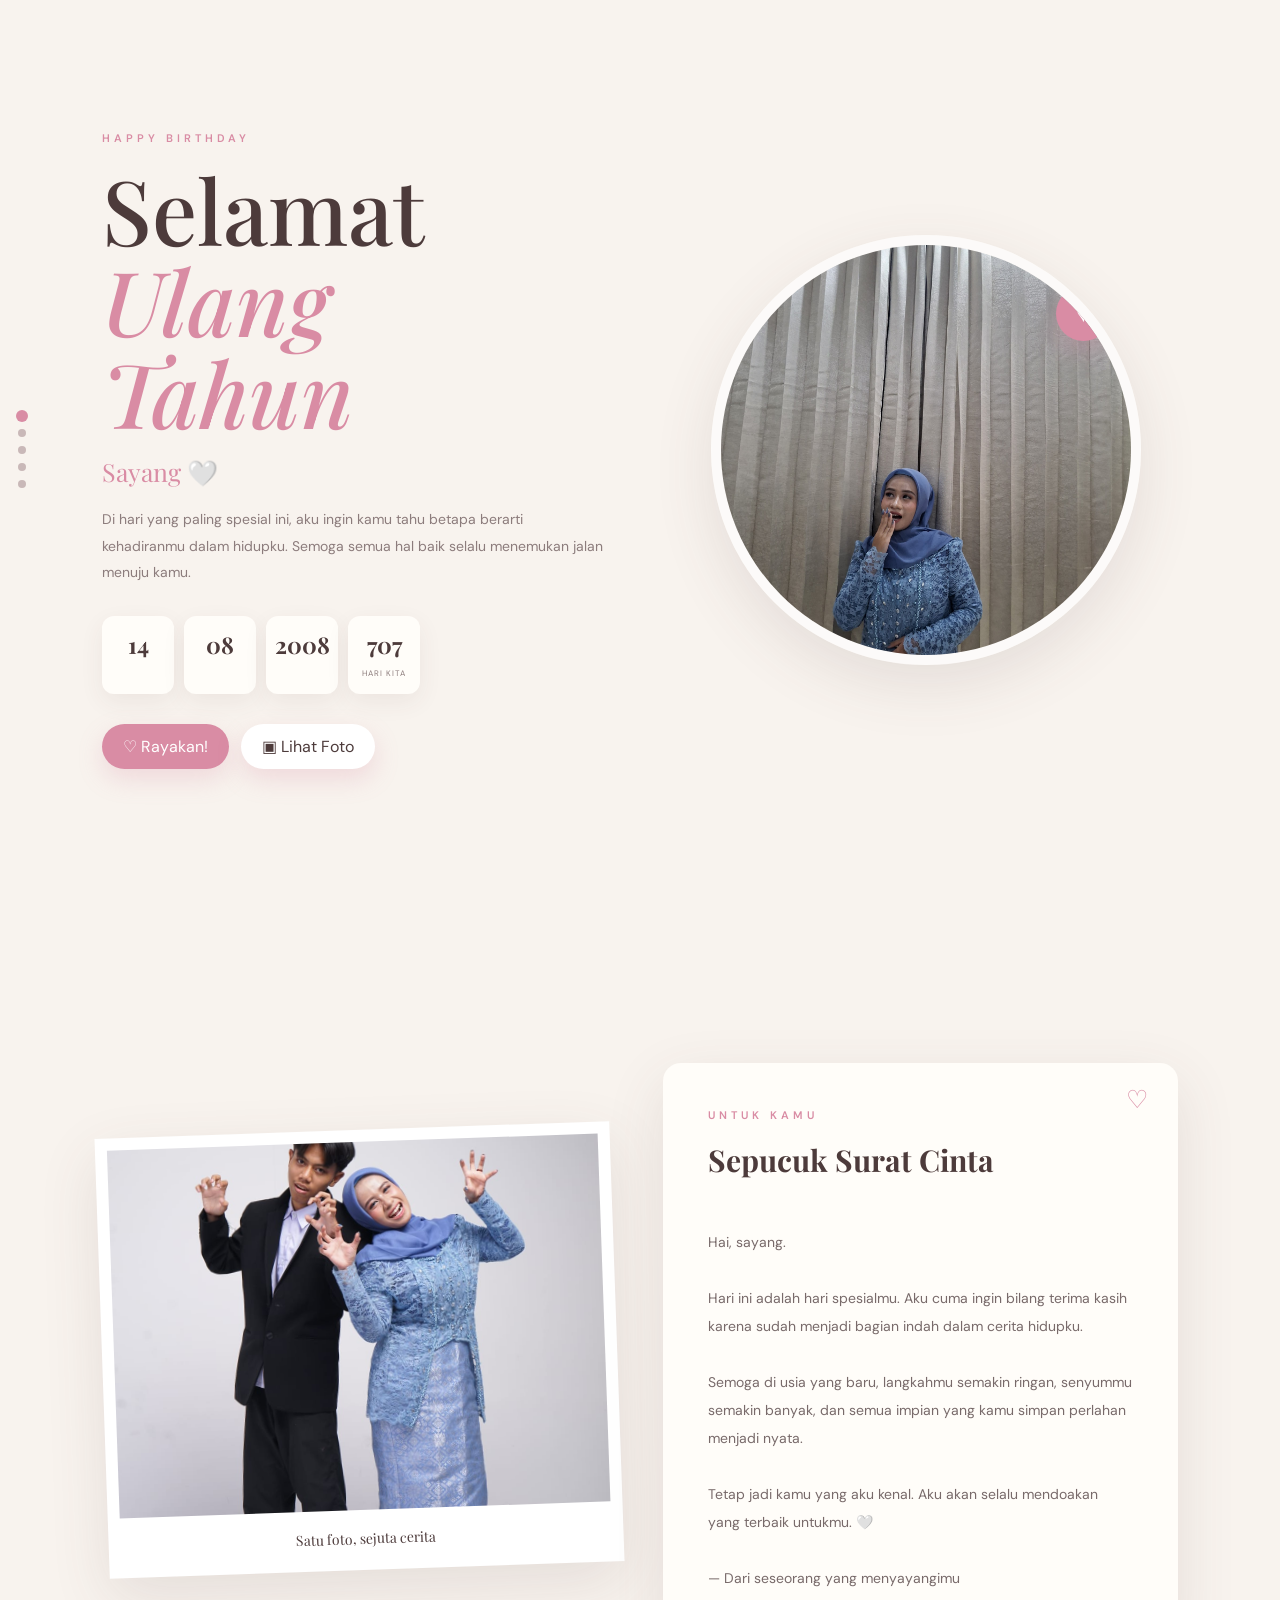
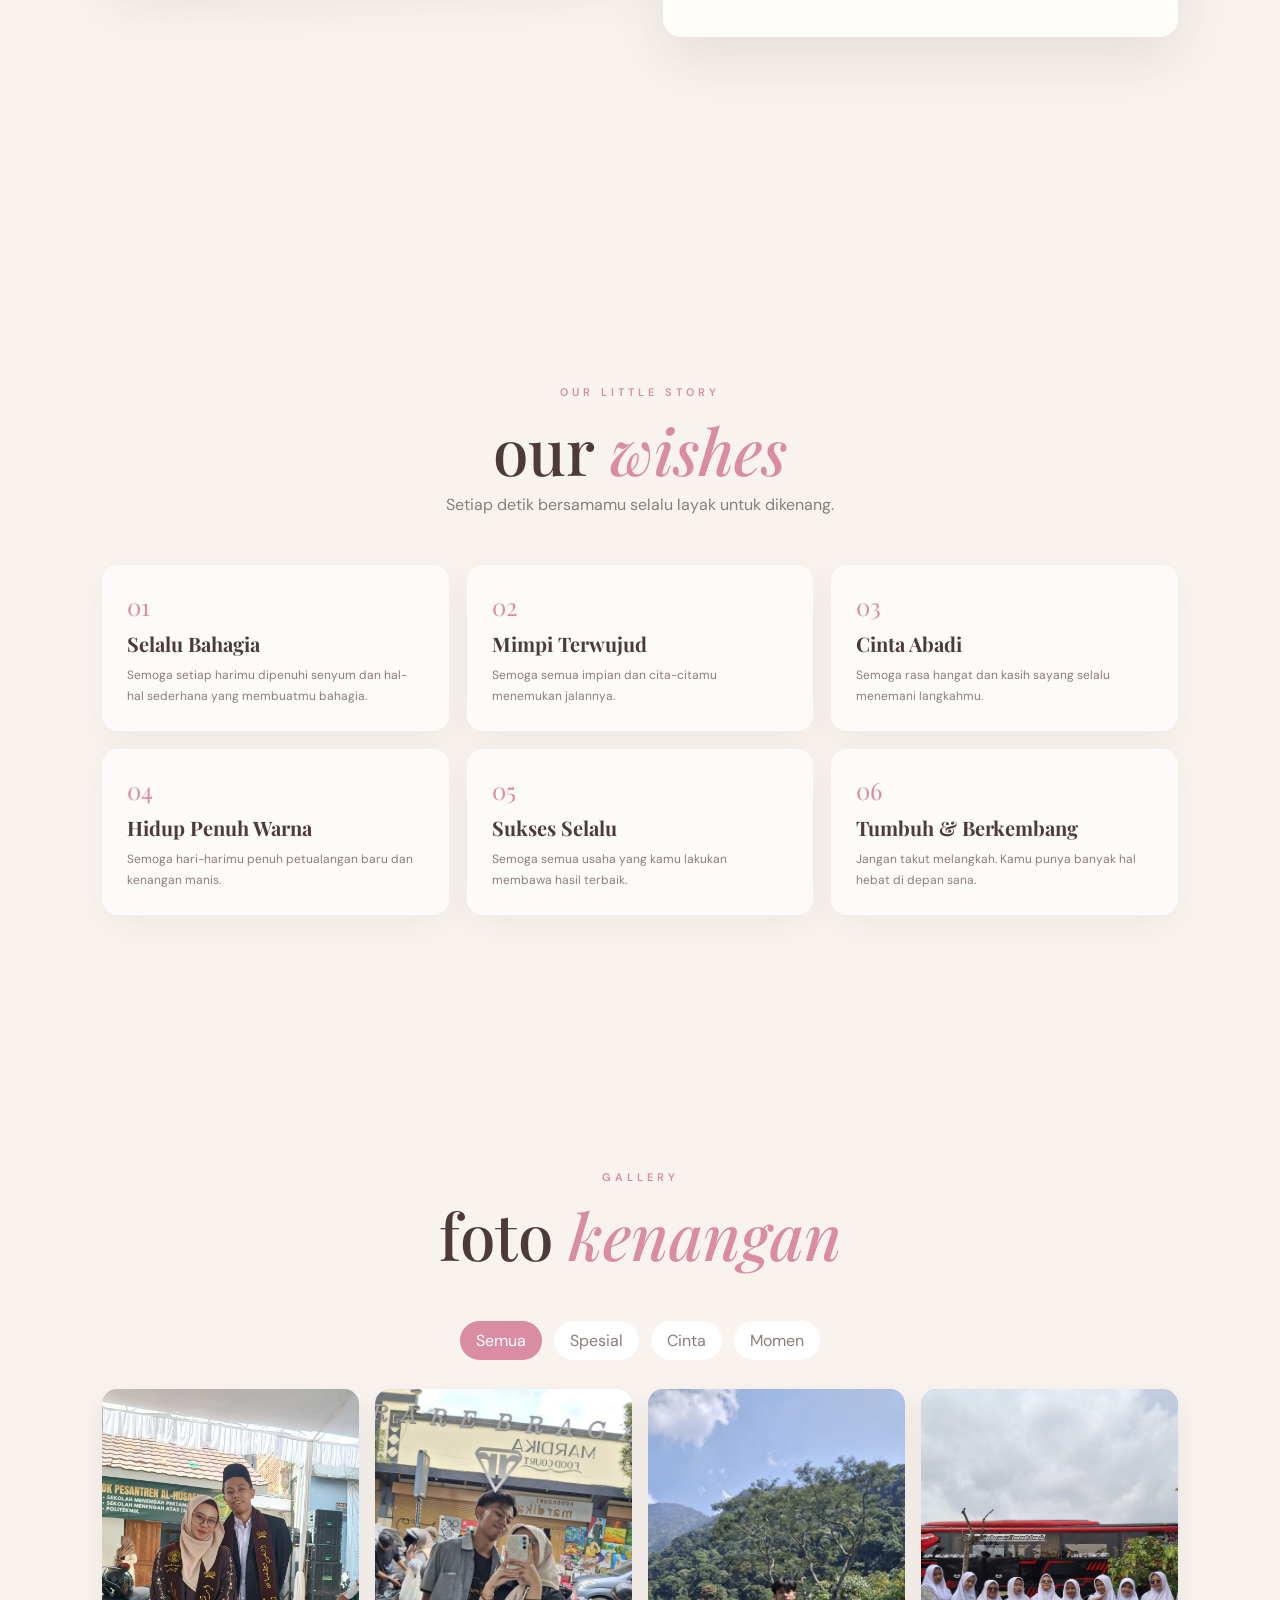
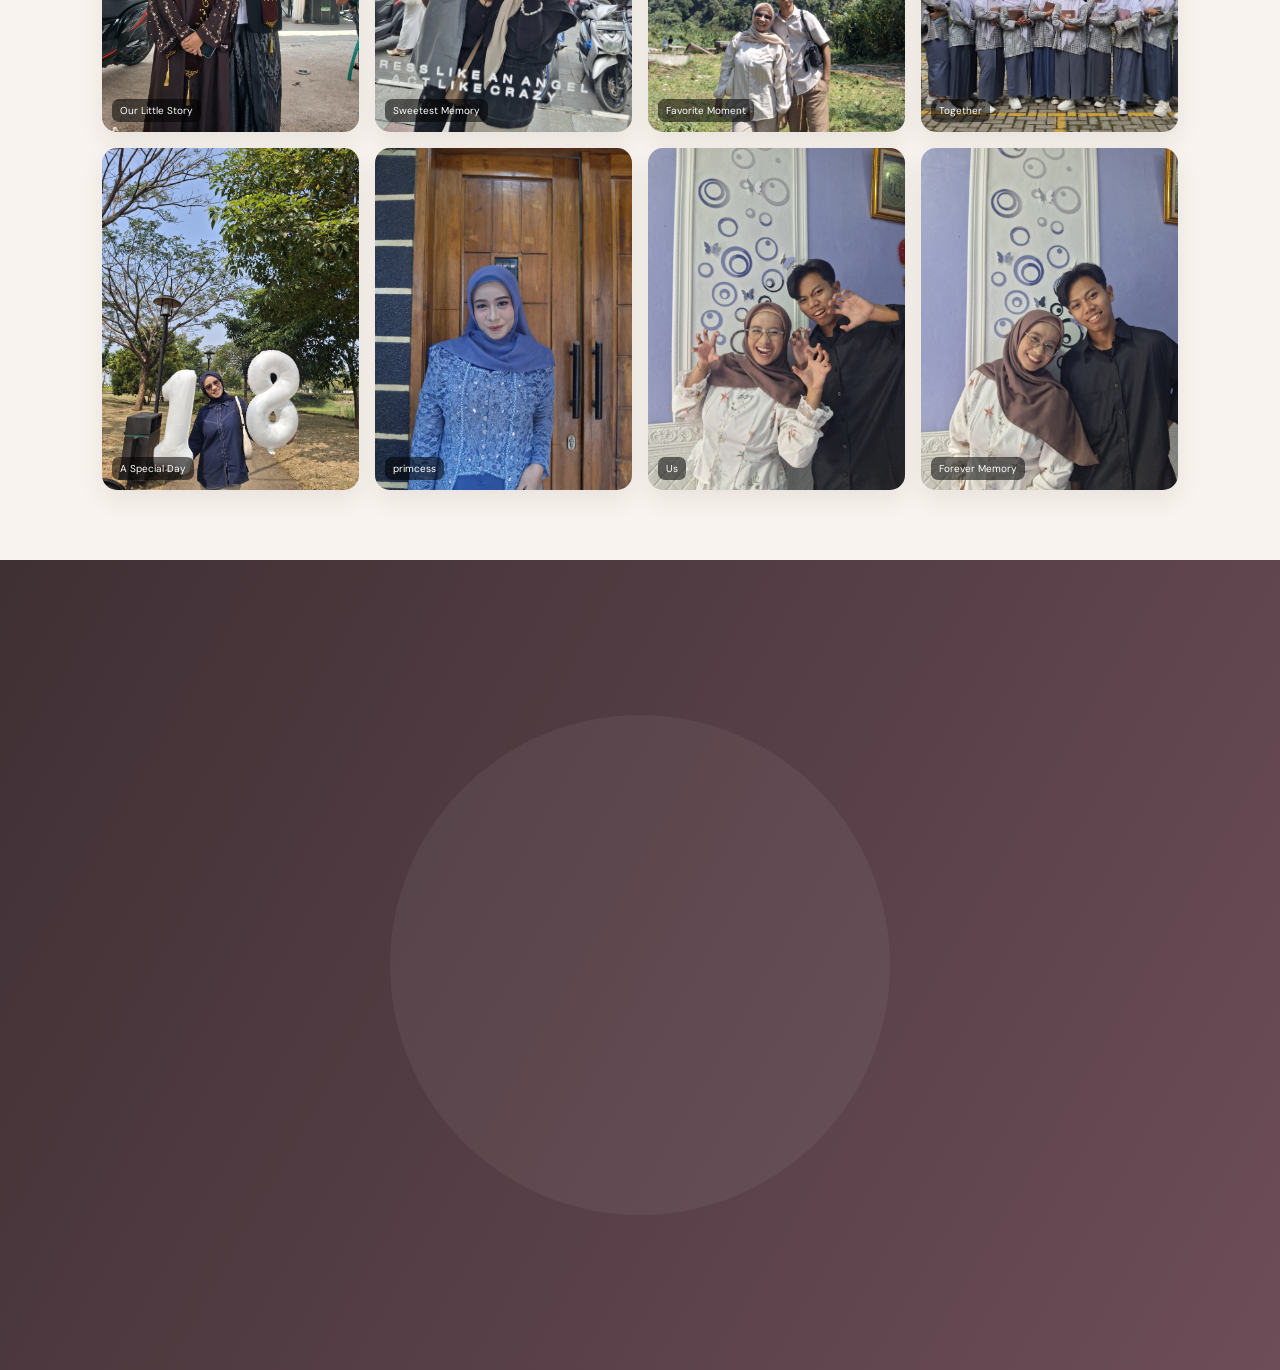
<file: index.html>
<!DOCTYPE html>
<html lang="id">
<head>
  <meta charset="UTF-8">
  <meta name="viewport" content="width=device-width, initial-scale=1.0">
  <title>Selamat Ulang Tahun, Sayang 🤍</title>
  <link rel="stylesheet" href="style3.css">
</head>
<body>

  <audio id="music" autoplay loop>
    <source
  src="leave-me-here-alone.mp3"
  type="audio/mprg">
</audio>



  <!-- Navigasi titik -->
  <nav class="dots">
    <a class="dot active" href="#home"></a>
    <a class="dot" href="#letter"></a>
    <a class="dot" href="#moments"></a>
    <a class="dot" href="#gallery"></a>
    <a class="dot" href="#end"></a>
  </nav>

  <!-- HERO -->
  <section class="page hero" id="home">
    <div class="reveal">
      <div class="eyebrow">Happy Birthday</div>
      <h1>Selamat<br><em>Ulang Tahun</em></h1>
      <div class="subtitle">Sayang 🤍</div>

      <p class="desc">
        Di hari yang paling spesial ini, aku ingin kamu tahu betapa berarti
        kehadiranmu dalam hidupku. Semoga semua hal baik selalu menemukan
        jalan menuju kamu.
      </p>

      <div class="date-row">
        <div class="date-box"><b>14</b><small></small></div>
        <div class="date-box"><b>08</b><small></small></div>
        <div class="date-box"><b>2008</b><small></small></div>
        <div class="date-box"><b>707</b><small>Hari Kita</small></div>
      </div>

      <div class="btns">
        <a class="btn" href="#letter">♡ Rayakan!</a>
        <a class="btn secondary" href="#gallery">▣ Lihat Foto</a>
      </div>
    </div>

    <div class="hero-photo reveal">
      <img id="heroImg"
           src="images/foto utama.jpg"
           alt="Foto utama">
      <div class="heart">♥</div>
    </div>
  </section>

  <!-- SURAT -->
  <section class="page" id="letter">
    <div class="split reveal">
      <div class="polaroid">
        <img id="letterImg"
             src="images/sejuta_cerita.jpg"
             alt="Foto surat">
        <div class="caption">Satu foto, sejuta cerita</div>
      </div>

      <div class="letter">
        <div class="eyebrow">Untuk kamu</div>
        <h3>Sepucuk Surat Cinta</h3>

        <p>
Hai, sayang.

Hari ini adalah hari spesialmu. Aku cuma ingin bilang terima kasih karena sudah menjadi bagian indah dalam cerita hidupku.

Semoga di usia yang baru, langkahmu semakin ringan, senyummu semakin banyak, dan semua impian yang kamu simpan perlahan menjadi nyata.

Tetap jadi kamu yang aku kenal. Aku akan selalu mendoakan yang terbaik untukmu. 🤍

— Dari seseorang yang menyayangimu
        </p>
      </div>
    </div>
  </section>

  <!-- MOMEN -->
  <section class="page" id="moments">
    <div class="content-width">
      <div class="section-title reveal">
        <div class="eyebrow">Our Little Story</div>
        <h2>our <em>wishes</em></h2>
        <p>Setiap detik bersamamu selalu layak untuk dikenang.</p>
      </div>

      <div class="cards">
        <article class="card reveal">
          <span class="num">01</span>
          <h3>Selalu Bahagia</h3>
          <p>Semoga setiap harimu dipenuhi senyum dan hal-hal sederhana yang membuatmu bahagia.</p>
        </article>

        <article class="card reveal">
          <span class="num">02</span>
          <h3>Mimpi Terwujud</h3>
          <p>Semoga semua impian dan cita-citamu menemukan jalannya.</p>
        </article>

        <article class="card reveal">
          <span class="num">03</span>
          <h3>Cinta Abadi</h3>
          <p>Semoga rasa hangat dan kasih sayang selalu menemani langkahmu.</p>
        </article>

        <article class="card reveal">
          <span class="num">04</span>
          <h3>Hidup Penuh Warna</h3>
          <p>Semoga hari-harimu penuh petualangan baru dan kenangan manis.</p>
        </article>

        <article class="card reveal">
          <span class="num">05</span>
          <h3>Sukses Selalu</h3>
          <p>Semoga semua usaha yang kamu lakukan membawa hasil terbaik.</p>
        </article>

        <article class="card reveal">
          <span class="num">06</span>
          <h3>Tumbuh & Berkembang</h3>
          <p>Jangan takut melangkah. Kamu punya banyak hal hebat di depan sana.</p>
        </article>
      </div>
    </div>
  </section>

  <!-- GALERI -->
  <section class="page" id="gallery">
    <div class="gallery-wrap">
      <div class="section-title reveal">
        <div class="eyebrow">Gallery</div>
        <h2>foto <em>kenangan</em></h2>
        <p></p>
      </div>

      <div class="filters">
        <button class="filter active">Semua</button>
        <button class="filter">Spesial</button>
        <button class="filter">Cinta</button>
        <button class="filter">Momen</button>
      </div>

      <div class="gallery" id="galleryGrid"></div>


    </div>
  </section>









  <!-- PENUTUP -->
  <section class="page final" id="end">
    <div class="final-content reveal">
      <div class="eyebrow light">One More Thing</div>
      <h2>Selamat Ulang Tahun,<br><em>Sayang!</em></h2>

      <p>
        Semoga hari ini menjadi awal dari lebih banyak cerita indah,
        tawa, dan kebahagiaan. Terima kasih sudah hadir. 🤍
      </p>

      <a class="btn" href="project.html">surprise</a>
    </div>
  </section>

  
  
  
  <!-- Modal foto -->
  <div class="modal" id="modal">
    <button class="close" id="close">×</button>
    <img id="modalImg" alt="Foto besar">
  </div>

  <script src="script.js"></script>
</body>
</html>
</file>
<file: style3.css>
@import url('https://fonts.googleapis.com/css2?family=DM+Sans:wght@400;500;600&family=Playfair+Display:ital,wght@0,500;0,600;1,500;1,600&display=swap');

:root {
  --cream: #f8f3ee;
  --paper: #fffdf9;
  --pink: #d98ca4;
  --pink2: #efc6d2;
  --brown: #4d3b3b;
  --muted: #8c7c7c;
  --shadow: 0 20px 60px rgba(91,64,64,.12);
}

* {
  box-sizing: border-box;
  margin: 0;
  padding: 0;
}

html {
  scroll-behavior: smooth;
}

body {
  font-family: "DM Sans", sans-serif;
  background: var(--cream);
  color: var(--brown);
  overflow-x: hidden;
}

button {
  font: inherit;
  border: 0;
  cursor: pointer;
}

a {
  text-decoration: none;
}

.page {
  min-height: 100vh;
  padding: 70px 8vw;
  position: relative;
  display: flex;
  align-items: center;
}

/* HERO */
.hero {
  min-height: 100vh;
  display: grid;
  grid-template-columns: 1fr 1fr;
  gap: 70px;
  align-items: center;
}

.eyebrow {
  font-size: 11px;
  letter-spacing: 4px;
  text-transform: uppercase;
  color: var(--pink);
  font-weight: 600;
  margin-bottom: 18px;
}

.eyebrow.light {
  color: var(--pink2);
}

h1,
h2 {
  font-family: "Playfair Display", serif;
  font-weight: 500;
  line-height: 1.02;
}

h1 {
  font-size: clamp(48px, 7vw, 90px);
}

h1 em,
h2 em {
  color: var(--pink);
  font-style: italic;
}

.subtitle {
  font-family: "Playfair Display", serif;
  font-size: 25px;
  margin: 18px 0;
  color: var(--pink);
}

.desc {
  max-width: 520px;
  color: var(--muted);
  line-height: 1.9;
  font-size: 14px;
}

.date-row {
  display: flex;
  gap: 10px;
  margin: 30px 0;
  flex-wrap: wrap;
}

.date-box {
  background: var(--paper);
  width: 72px;
  padding: 13px 8px;
  text-align: center;
  border-radius: 12px;
  box-shadow: 0 8px 25px rgba(80,50,50,.07);
}

.date-box b {
  font-family: "Playfair Display";
  font-size: 23px;
  display: block;
}

.date-box small {
  font-size: 8px;
  text-transform: uppercase;
  color: var(--muted);
  letter-spacing: 1px;
}

.btns {
  display: flex;
  gap: 12px;
  flex-wrap: wrap;
}

.btn {
  display: inline-block;
  padding: 12px 21px;
  border-radius: 99px;
  background: var(--pink);
  color: white;
  box-shadow: 0 10px 25px rgba(217,140,164,.25);
}

.btn.secondary {
  background: white;
  color: var(--brown);
}

.hero-photo {
  width: min(430px, 75vw);
  aspect-ratio: 1;
  border-radius: 50%;
  overflow: hidden;
  box-shadow: var(--shadow);
  justify-self: center;
  position: relative;
  border: 10px solid rgba(255,255,255,.65);
}

.hero-photo img {
  width: 100%;
  height: 100%;
  object-fit: cover;
}

.heart {
  position: absolute;
  right: 5%;
  top: 10%;
  width: 55px;
  height: 55px;
  border-radius: 50%;
  background: var(--pink);
  color: white;
  display: grid;
  place-items: center;
  font-size: 24px;
  box-shadow: 0 10px 25px #d98ca455;
  animation: pulse 2s infinite;
}

@keyframes pulse {
  50% {
    transform: scale(1.12);
  }
}

/* SURAT */
.split {
  display: grid;
  grid-template-columns: 1fr 1fr;
  gap: 45px;
  align-items: center;
  width: 100%;
}

.polaroid {
  background: white;
  padding: 12px 12px 22px;
  box-shadow: var(--shadow);
  transform: rotate(-2deg);
}

.polaroid img {
  width: 100%;
  aspect-ratio: 4 / 3;
  object-fit: cover;
}

.caption {
  text-align: center;
  font-family: "Playfair Display";
  font-size: 14px;
  margin-top: 14px;
}

.letter {
  background: var(--paper);
  padding: 45px;
  border-radius: 18px;
  box-shadow: var(--shadow);
  position: relative;
}

.letter::before {
  content: "♡";
  position: absolute;
  right: 30px;
  top: 20px;
  color: var(--pink);
  font-size: 25px;
}

.letter h3 {
  font-family: "Playfair Display";
  font-size: 30px;
  margin-bottom: 20px;
}

.letter p {
  color: #786a6a;
  line-height: 2;
  font-size: 14px;
  white-space: pre-line;
}

/* MOMEN */
.content-width {
  width: 100%;
}

.section-title {
  text-align: center;
  width: 100%;
  margin-bottom: 50px;
}

.section-title h2 {
  font-size: clamp(40px, 5vw, 65px);
}

.section-title p {
  color: var(--muted);
  margin-top: 12px;
}

.cards {
  display: grid;
  grid-template-columns: repeat(3, 1fr);
  gap: 18px;
  width: 100%;
}

.card {
  background: rgba(255,255,255,.72);
  padding: 25px;
  border-radius: 16px;
  min-height: 145px;
  box-shadow: 0 10px 35px rgba(80,50,50,.05);
  transition: .3s;
}

.card:hover {
  transform: translateY(-7px);
  box-shadow: var(--shadow);
}

.card .num {
  color: var(--pink);
  font-family: "Playfair Display";
  font-size: 24px;
}

.card h3 {
  font-family: "Playfair Display";
  font-size: 20px;
  margin: 8px 0;
}

.card p {
  font-size: 12px;
  color: var(--muted);
  line-height: 1.7;
}

/* GALERI */
.gallery-wrap {
  width: 100%;
}

.filters {
  text-align: center;
  margin-bottom: 25px;
}

.filter {
  background: white;
  border-radius: 99px;
  padding: 9px 16px;
  margin: 4px;
  color: var(--muted);
}

.filter.active {
  background: var(--pink);
  color: white;
}

.gallery {
  display: grid;
  grid-template-columns: repeat(4, 1fr);
  gap: 16px;
}

.g-item {
  aspect-ratio: 3 / 4;
  border-radius: 15px;
  overflow: hidden;
  background: #e9dfdc;
  cursor: pointer;
  position: relative;
  box-shadow: 0 10px 25px rgba(70,40,40,.08);
}

.g-item img {
  width: 100%;
  height: 100%;
  object-fit: cover;
  transition: .5s;
}

.g-item:hover img {
  transform: scale(1.06);
}

.g-item span {
  position: absolute;
  left: 10px;
  bottom: 10px;
  background: #0008;
  color: white;
  padding: 5px 8px;
  border-radius: 7px;
  font-size: 10px;
}

/* PENUTUP */
.final {
  min-height: 90vh;
  background: linear-gradient(120deg, #3f3034, #6d4d58);
  color: white;
  text-align: center;
  justify-content: center;
  overflow: hidden;
}

.final::before {
  content: "";
  position: absolute;
  width: 500px;
  height: 500px;
  border-radius: 50%;
  background: #ffffff0d;
}

.final-content {
  position: relative;
  z-index: 1;
}

.final h2 {
  font-size: clamp(45px, 7vw, 90px);
}

.final p {
  margin: 20px auto 30px;
  max-width: 550px;
  line-height: 1.8;
  color: #eadfe2;
}

/* NAVIGASI */
.dots {
  position: fixed;
  left: 18px;
  top: 50%;
  transform: translateY(-50%);
  z-index: 30;
  display: flex;
  flex-direction: column;
  gap: 9px;
}

.dot {
  width: 8px;
  height: 8px;
  border-radius: 50%;
  background: #c9b8b8;
}

.dot.active {
  background: var(--pink);
  transform: scale(1.5);
}

/* ANIMASI */
.reveal {
  opacity: 0;
  transform: translateY(30px);
  transition: 1s ease;
}

.reveal.show {
  opacity: 1;
  transform: none;
}

/* MUSIK */


/* UPLOAD */
.upload {
  position: fixed;
  left: 20px;
  bottom: 20px;
  z-index: 40;
  background: white;
  border-radius: 99px;
  padding: 10px 16px;
  font-size: 11px;
  color: var(--muted);
  box-shadow: var(--shadow);
}

input {
  display: none;
}

/* MODAL */
.modal {
  position: fixed;
  inset: 0;
  background: #21171dcc;
  z-index: 100;
  display: none;
  align-items: center;
  justify-content: center;
  padding: 25px;
}

.modal.open {
  display: flex;
}

.modal img {
  max-width: 90vw;
  max-height: 85vh;
  border-radius: 15px;
  box-shadow: 0 20px 80px #0008;
}

.close {
  position: absolute;
  right: 25px;
  top: 20px;
  color: white;
  font-size: 35px;
  background: none;
}

/* HP */
@media (max-width: 800px) {
  .page {
    padding: 65px 7vw;
  }

  .hero,
  .split {
    grid-template-columns: 1fr;
    gap: 40px;
  }

  .hero {
    padding-top: 80px;
  }

  .hero-photo {
    width: min(340px, 80vw);
  }

  .cards {
    grid-template-columns: 1fr 1fr;
  }

  .gallery {
    grid-template-columns: repeat(2, 1fr);
  }

  .dots {
    display: none;
  }

  .letter {
    padding: 28px;
  }

  .upload {
    bottom: 78px;
  }
}

@media (max-width: 480px) {
  .cards {
    grid-template-columns: 1fr;
  }

  .date-box {
    width: 64px;
  }

  .date-row {
    gap: 7px;
  }
}
</file>
